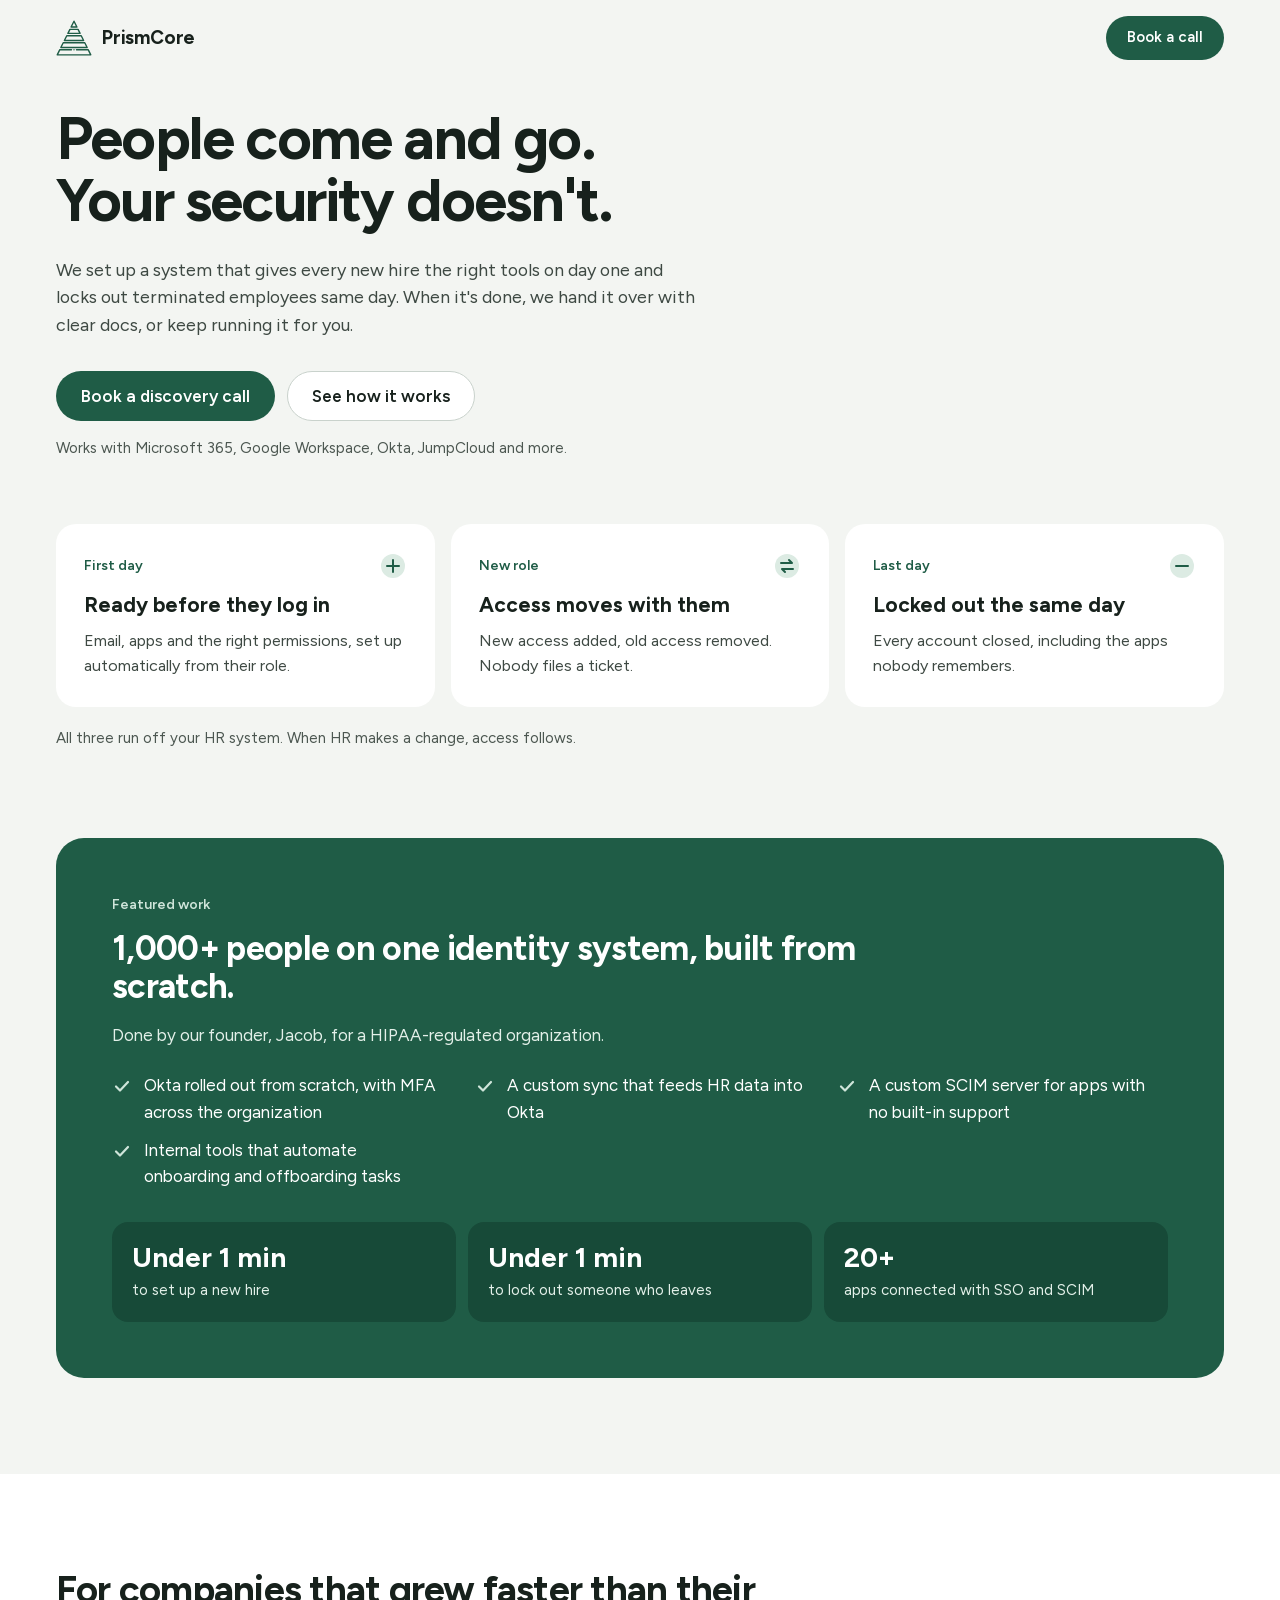
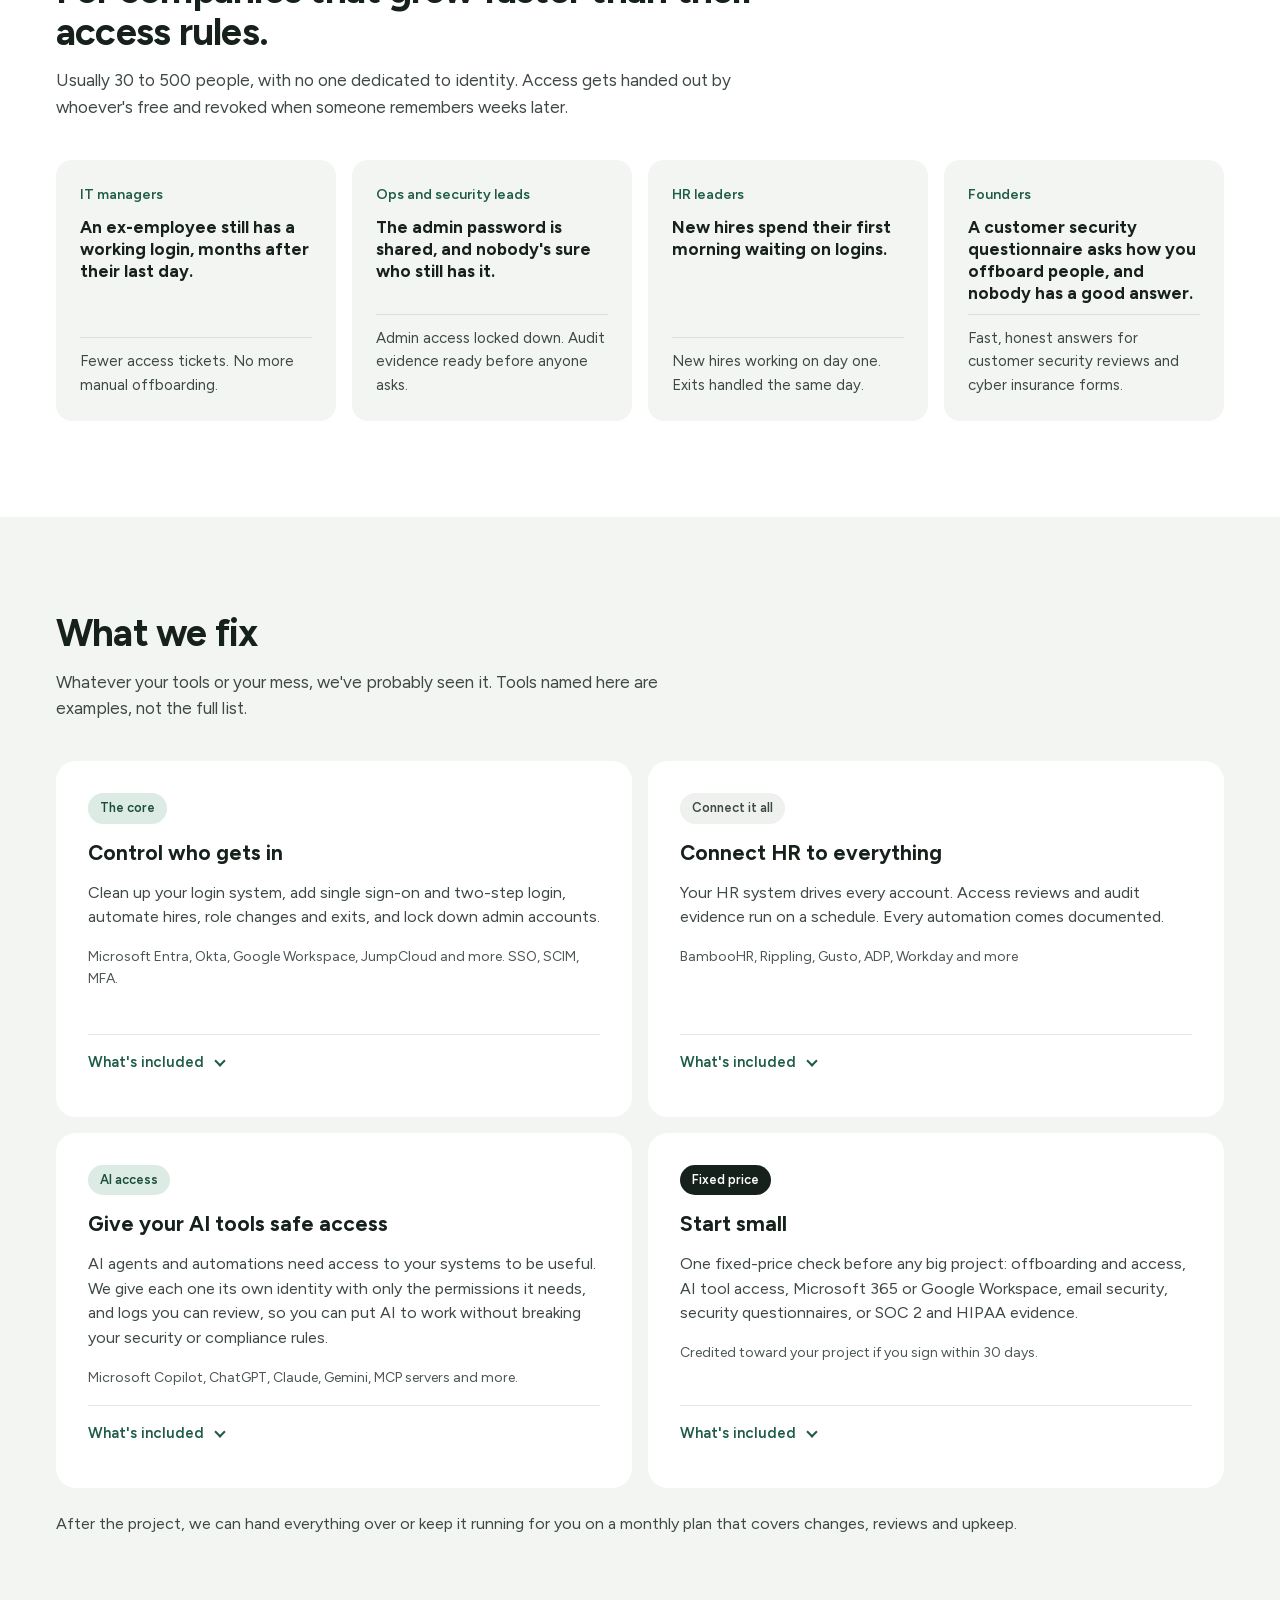
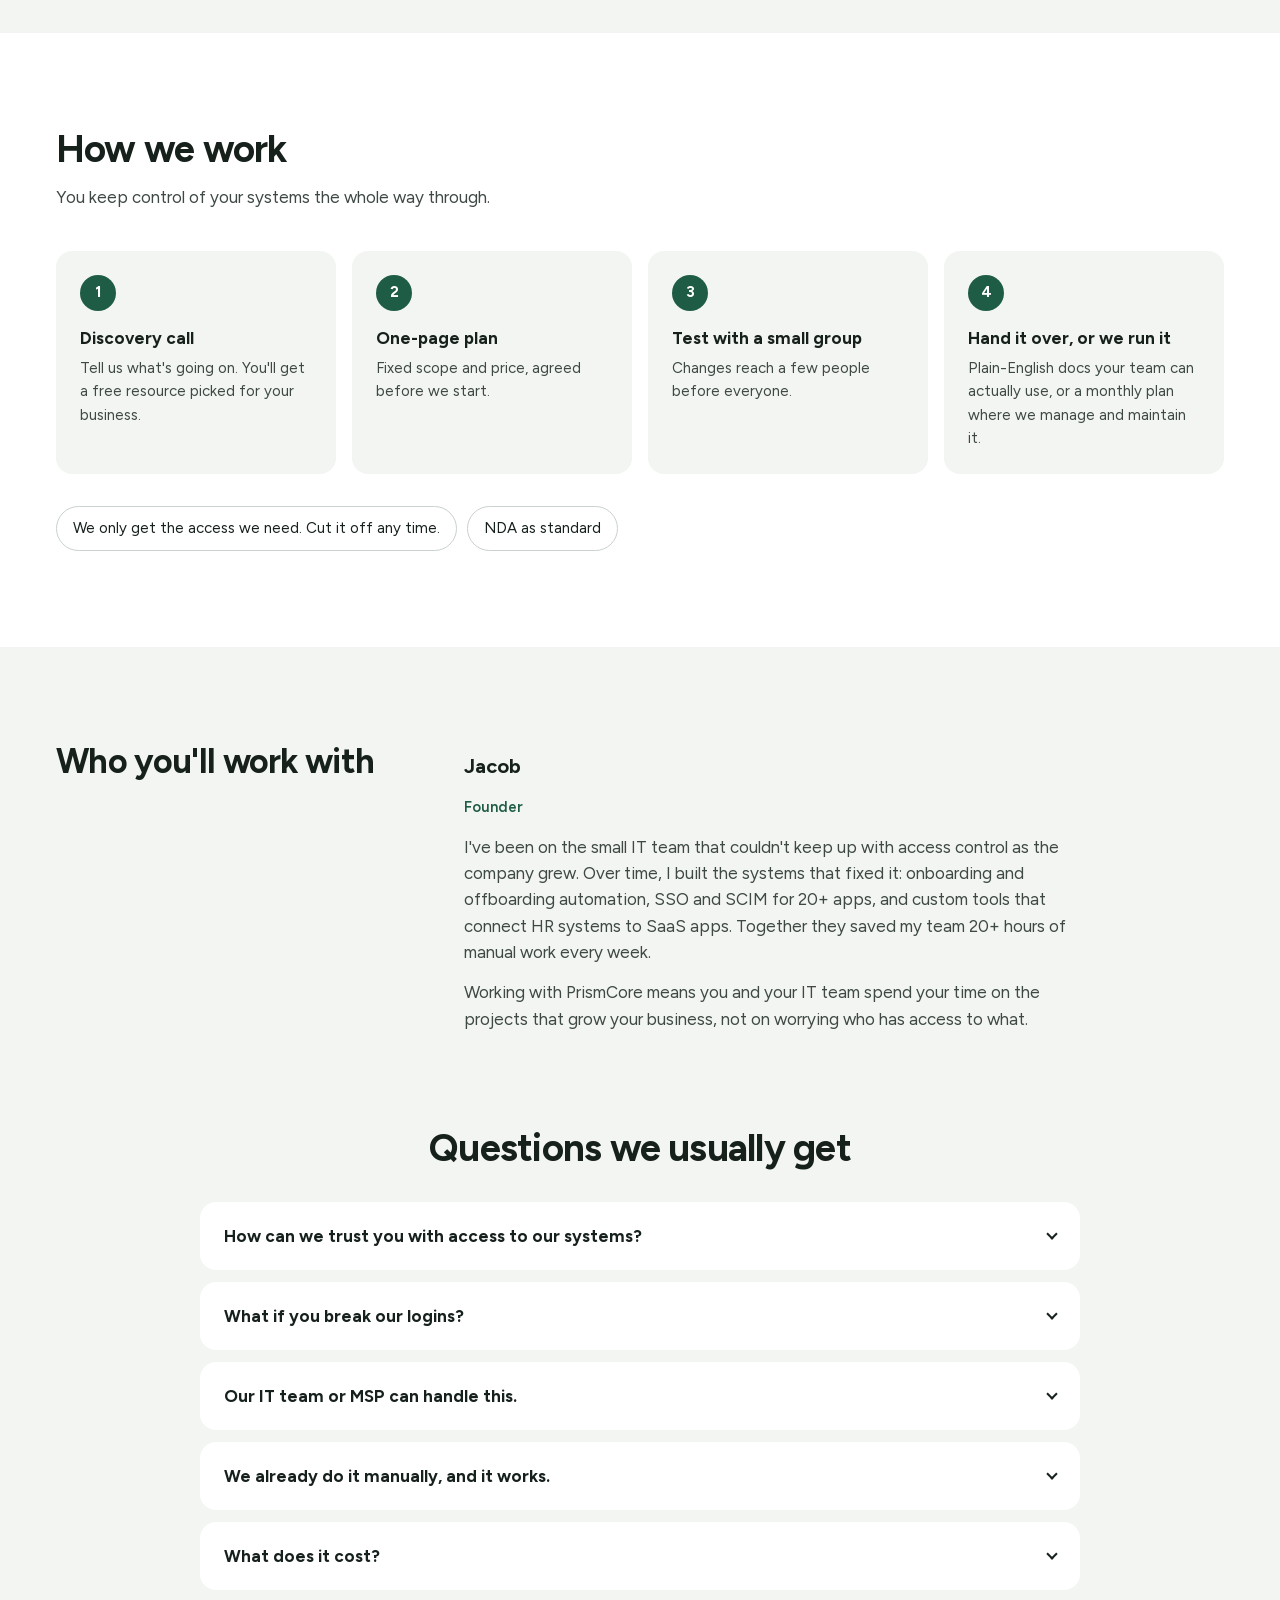
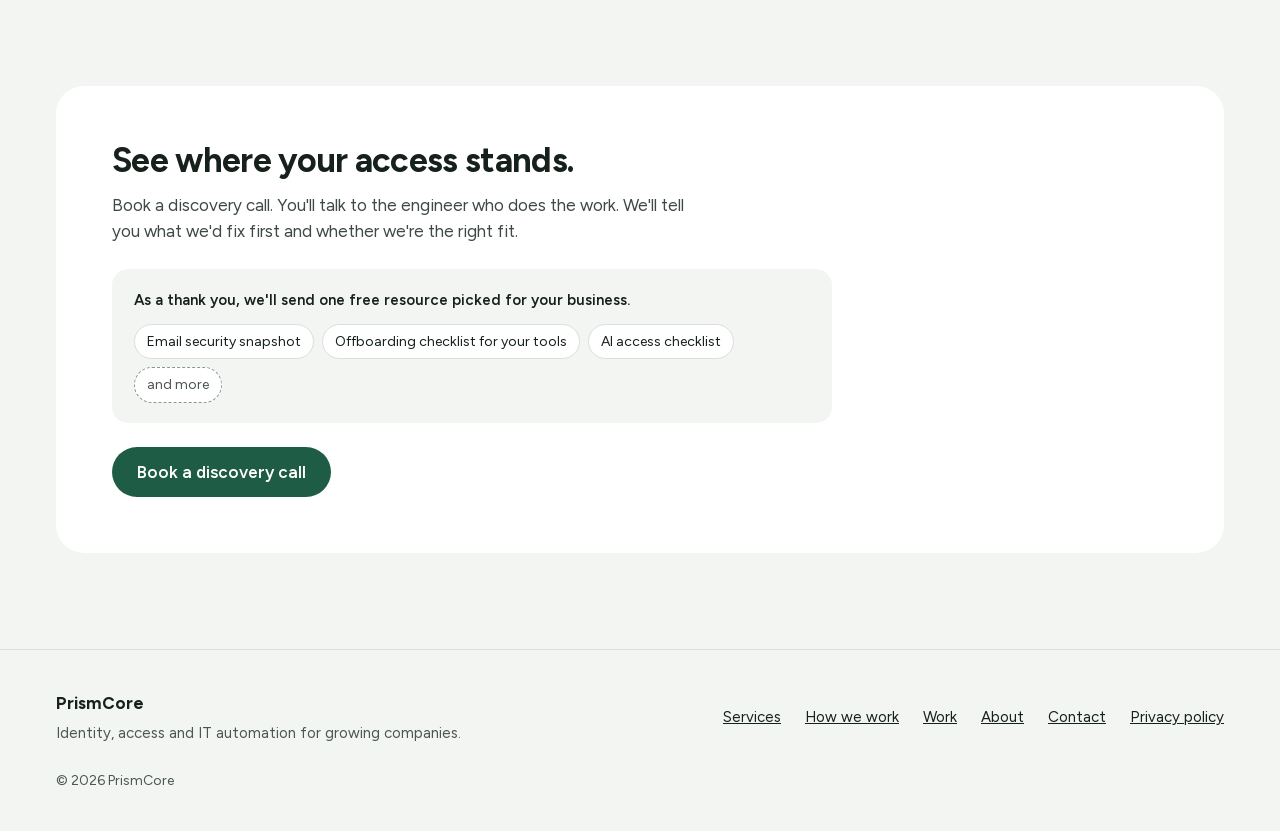
<file: index.html>
<!doctype html>
<html lang="en">
<head>
<meta charset="utf-8">
<meta name="viewport" content="width=device-width, initial-scale=1">
<title>PrismCore | Identity, access and IT automation</title>
<meta name="description" content="We set up identity and access so new hires get the right access on day one and leavers lose it the same day. For growing companies of 30 to 500 people.">
<meta property="og:title" content="PrismCore | Identity, access and IT automation">
<meta property="og:description" content="We set up identity and access so new hires get the right access on day one and leavers lose it the same day. For growing companies of 30 to 500 people.">
<meta name="theme-color" content="#1F5C46">
<link rel="canonical" href="https://prismcoretech.com/">
<link rel="icon" href="favicon.svg" type="image/svg+xml">
<link rel="preload" href="fonts/figtree-latin.woff2" as="font" type="font/woff2" crossorigin>
<link href="https://assets.calendly.com/assets/external/widget.css" rel="stylesheet">
<link href="styles.css" rel="stylesheet">
<script src="https://assets.calendly.com/assets/external/widget.js" async></script>
<script src="main.js" defer></script>
</head>
<body>

<header>
  <div class="container header-row">
    <a class="logo" href="#top">
      <svg width="36" height="36" viewBox="144 150 204 204" aria-hidden="true" fill="none" stroke="currentColor" stroke-width="8" stroke-linecap="round" stroke-linejoin="round"><path d="M246 157 L262.5 190 H229.5 Z M223 203 H269 L280.5 226 H211.5 Z M205 239 H287 L300.5 266 H191.5 Z M185 279 H307 L320.5 306 H171.5 Z M232 319 H165 L151 347.5 H341 L327 319 H260"/><circle cx="246" cy="319" r="4" fill="currentColor" stroke="none"/></svg>
      PrismCore
    </a>
    <a class="button button-primary button-header" href="https://calendly.com/REPLACE-ME" target="_blank" rel="noopener" data-calendly>Book a call</a>
  </div>
</header>

<main>

  <section class="container hero">
    <h1 class="display">People come and go.<br>Your security doesn't.</h1>
    <p class="lead">We set up a system that gives every new hire the right tools on day one and locks out terminated employees same day. When it's done, we hand it over with clear docs, or keep running it for you.</p>
    <div class="button-row">
      <a class="button button-primary" href="https://calendly.com/REPLACE-ME" target="_blank" rel="noopener" data-calendly>Book a discovery call</a>
      <a class="button button-secondary" href="#how">See how it works</a>
    </div>
    <p class="fine hero-tools">Works with Microsoft 365, Google Workspace, Okta, JumpCloud and more.</p>

    <div class="grid grid-280">
      <div class="card lifecycle-card">
        <div class="lifecycle-card-top">
          <span class="label">First day</span>
          <svg width="28" height="28" viewBox="0 0 28 28" aria-hidden="true"><circle cx="14" cy="14" r="12" fill="#DCEBE3"/><path d="M14 8 V20 M8 14 H20" stroke="#1F5C46" stroke-width="2" stroke-linecap="round"/></svg>
        </div>
        <h2 class="card-title">Ready before they log in</h2>
        <p class="card-text">Email, apps and the right permissions, set up automatically from their role.</p>
      </div>
      <div class="card lifecycle-card">
        <div class="lifecycle-card-top">
          <span class="label">New role</span>
          <svg width="28" height="28" viewBox="0 0 28 28" aria-hidden="true"><circle cx="14" cy="14" r="12" fill="#DCEBE3"/><path d="M8 11 H19 L16 8 M20 17 H9 L12 20" fill="none" stroke="#1F5C46" stroke-width="2" stroke-linecap="round" stroke-linejoin="round"/></svg>
        </div>
        <h2 class="card-title">Access moves with them</h2>
        <p class="card-text">New access added, old access removed. Nobody files a ticket.</p>
      </div>
      <div class="card lifecycle-card">
        <div class="lifecycle-card-top">
          <span class="label">Last day</span>
          <svg width="28" height="28" viewBox="0 0 28 28" aria-hidden="true"><circle cx="14" cy="14" r="12" fill="#DCEBE3"/><path d="M8 14 H20" stroke="#1F5C46" stroke-width="2" stroke-linecap="round"/></svg>
        </div>
        <h2 class="card-title">Locked out the same day</h2>
        <p class="card-text">Every account closed, including the apps nobody remembers.</p>
      </div>
    </div>
    <p class="fine hero-footnote">All three run off your HR system. When HR makes a change, access follows.</p>
  </section>

  <section id="work" class="container featured">
    <div class="panel-green">
      <p class="eyebrow">Featured work</p>
      <h2 class="h2-panel featured-title">1,000+ people on one identity system, built from scratch.</h2>
      <p class="featured-text">Done by our founder, Jacob, for a HIPAA-regulated organization.</p>
      <ul class="unstyled-list checklist">
        <li><svg width="20" height="20" viewBox="0 0 20 20" aria-hidden="true"><path d="M4 10.5 L8 14.5 L16 6" fill="none" stroke="#CFE5DA" stroke-width="2.2" stroke-linecap="round" stroke-linejoin="round"/></svg><span>Okta rolled out from scratch, with MFA across the organization</span></li>
        <li><svg width="20" height="20" viewBox="0 0 20 20" aria-hidden="true"><path d="M4 10.5 L8 14.5 L16 6" fill="none" stroke="#CFE5DA" stroke-width="2.2" stroke-linecap="round" stroke-linejoin="round"/></svg><span>A custom sync that feeds HR data into Okta</span></li>
        <li><svg width="20" height="20" viewBox="0 0 20 20" aria-hidden="true"><path d="M4 10.5 L8 14.5 L16 6" fill="none" stroke="#CFE5DA" stroke-width="2.2" stroke-linecap="round" stroke-linejoin="round"/></svg><span>A custom SCIM server for apps with no built-in support</span></li>
        <li><svg width="20" height="20" viewBox="0 0 20 20" aria-hidden="true"><path d="M4 10.5 L8 14.5 L16 6" fill="none" stroke="#CFE5DA" stroke-width="2.2" stroke-linecap="round" stroke-linejoin="round"/></svg><span>Internal tools that automate onboarding and offboarding tasks</span></li>
      </ul>
      <div class="grid grid-200 stats">
        <div class="stat"><p class="stat-value">Under 1 min</p><p class="stat-label">to set up a new hire</p></div>
        <div class="stat"><p class="stat-value">Under 1 min</p><p class="stat-label">to lock out someone who leaves</p></div>
        <div class="stat"><p class="stat-value">20+</p><p class="stat-label">apps connected with SSO and SCIM</p></div>
      </div>
    </div>
  </section>

  <section class="band">
    <div class="container section">
      <h2 class="h2 section-head">For companies that grew faster than their access rules.</h2>
      <p class="section-intro">Usually 30 to 500 people, with no one dedicated to identity. Access gets handed out by whoever's free and revoked when someone remembers weeks later.</p>
      <div class="grid grid-240">
        <div class="role-card">
          <p class="label">IT managers</p>
          <p class="role-pain">An ex-employee still has a working login, months after their last day.</p>
          <p class="role-outcome">Fewer access tickets. No more manual offboarding.</p>
        </div>
        <div class="role-card">
          <p class="label">Ops and security leads</p>
          <p class="role-pain">The admin password is shared, and nobody's sure who still has it.</p>
          <p class="role-outcome">Admin access locked down. Audit evidence ready before anyone asks.</p>
        </div>
        <div class="role-card">
          <p class="label">HR leaders</p>
          <p class="role-pain">New hires spend their first morning waiting on logins.</p>
          <p class="role-outcome">New hires working on day one. Exits handled the same day.</p>
        </div>
        <div class="role-card">
          <p class="label">Founders</p>
          <p class="role-pain">A customer security questionnaire asks how you offboard people, and nobody has a good answer.</p>
          <p class="role-outcome">Fast, honest answers for customer security reviews and cyber insurance forms.</p>
        </div>
      </div>
    </div>
  </section>

  <section id="services" class="container section">
    <h2 class="h2 section-head">What we fix</h2>
    <p class="section-intro">Whatever your tools or your mess, we've probably seen it. Tools named here are examples, not the full list.</p>
    <div class="grid grid-services">

      <article class="card service-card">
        <span class="tag tag-green">The core</span>
        <h3 class="card-title">Control who gets in</h3>
        <p class="card-text">Clean up your login system, add single sign-on and two-step login, automate hires, role changes and exits, and lock down admin accounts.</p>
        <p class="service-tools">Microsoft Entra, Okta, Google Workspace, JumpCloud and more. SSO, SCIM, MFA.</p>
        <details class="expander">
          <summary>What's included</summary>
          <ul>
            <li>Identity provider setup and cleanup: Microsoft Entra, Okta, Google Workspace, JumpCloud and others</li>
            <li>SSO and SCIM rollout across your SaaS apps</li>
            <li>MFA rollout, including phishing-resistant MFA for admins and key people</li>
            <li>Conditional access policies</li>
            <li>Automated hires, role changes and exits, tied to your HR system</li>
            <li>Privileged access: separate admin accounts, just-in-time elevation, removing local admin rights</li>
            <li>Password vault rollout: 1Password, Bitwarden, Keeper and others</li>
            <li>Role-based access design and recurring access reviews</li>
            <li>Service account and API key inventory and cleanup</li>
          </ul>
        </details>
      </article>

      <article class="card service-card">
        <span class="tag tag-neutral">Connect it all</span>
        <h3 class="card-title">Connect HR to everything</h3>
        <p class="card-text">Your HR system drives every account. Access reviews and audit evidence run on a schedule. Every automation comes documented.</p>
        <p class="service-tools">BambooHR, Rippling, Gusto, ADP, Workday and more</p>
        <details class="expander">
          <summary>What's included</summary>
          <ul>
            <li>User provisioning and deprovisioning through SCIM, Microsoft Graph, Power Automate or scripts, whatever fits your stack</li>
            <li>Automated access reviews and audit evidence collection</li>
            <li>Custom integrations between your HR system, identity provider, ticketing and SaaS tools</li>
            <li>Internal tools and scripts, handed over with documentation so your team owns them</li>
          </ul>
        </details>
      </article>

      <article class="card service-card">
        <span class="tag tag-green">AI access</span>
        <h3 class="card-title">Give your AI tools safe access</h3>
        <p class="card-text">AI agents and automations need access to your systems to be useful. We give each one its own identity with only the permissions it needs, and logs you can review, so you can put AI to work without breaking your security or compliance rules.</p>
        <p class="service-tools">Microsoft Copilot, ChatGPT, Claude, Gemini, MCP servers and more.</p>
        <details class="expander">
          <summary>What's included</summary>
          <ul>
            <li>A review of what your current AI tools can see and who can use them</li>
            <li>Separate identities for AI agents and automations, never shared user accounts</li>
            <li>Scoped permissions, so each agent gets only the access its job needs</li>
            <li>API keys and tokens kept in a vault and rotated, not pasted into code or prompts</li>
            <li>Logging and access reviews that show what AI touched, for audits and security questionnaires</li>
            <li>Rules for which AI tools staff can connect to company data</li>
          </ul>
        </details>
      </article>

      <article class="card service-card">
        <span class="tag tag-dark">Fixed price</span>
        <h3 class="card-title">Start small</h3>
        <p class="card-text">One fixed-price check before any big project: offboarding and access, AI tool access, Microsoft 365 or Google Workspace, email security, security questionnaires, or SOC 2 and HIPAA evidence.</p>
        <p class="service-tools">Credited toward your project if you sign within 30 days.</p>
        <details class="expander">
          <summary>What's included</summary>
          <ul>
            <li>Access and offboarding assessment</li>
            <li>Microsoft 365 or Google Workspace security review: MFA, conditional access, admin roles, sharing</li>
            <li>Email security check: SPF, DKIM, DMARC</li>
            <li>AI access review: what your AI tools can see and who can use them</li>
            <li>Help with customer security questionnaires and cyber insurance questionnaires</li>
            <li>Identity and access controls and evidence for SOC 2 and HIPAA. We prepare the controls and evidence; we are not auditors.</li>
          </ul>
        </details>
      </article>

    </div>
    <p class="services-after">After the project, we can hand everything over or keep it running for you on a monthly plan that covers changes, reviews and upkeep.</p>
  </section>

  <section id="how" class="band">
    <div class="container section">
      <h2 class="h2 section-head">How we work</h2>
      <p class="section-intro">You keep control of your systems the whole way through.</p>
      <ol class="unstyled-list grid grid-200 steps">
        <li class="step"><span class="step-number">1</span><h3 class="step-title">Discovery call</h3><p class="step-text">Tell us what's going on. You'll get a free resource picked for your business.</p></li>
        <li class="step"><span class="step-number">2</span><h3 class="step-title">One-page plan</h3><p class="step-text">Fixed scope and price, agreed before we start.</p></li>
        <li class="step"><span class="step-number">3</span><h3 class="step-title">Test with a small group</h3><p class="step-text">Changes reach a few people before everyone.</p></li>
        <li class="step"><span class="step-number">4</span><h3 class="step-title">Hand it over, or we run it</h3><p class="step-text">Plain-English docs your team can actually use, or a monthly plan where we manage and maintain it.</p></li>
      </ol>
      <div class="chips">
        <span class="chip-outline">We only get the access we need. Cut it off any time.</span>
        <span class="chip-outline">NDA as standard</span>
      </div>
    </div>
  </section>

  <section id="about" class="container section-top-only">
    <div class="about">
      <h2 class="h2-panel about-title">Who you'll work with</h2>
      <div class="about-body">
        <p class="about-name">Jacob</p>
        <p class="about-role">Founder</p>
        <p class="about-text">I've been on the small IT team that couldn't keep up with access control as the company grew. Over time, I built the systems that fixed it: onboarding and offboarding automation, SSO and SCIM for 20+ apps, and custom tools that connect HR systems to SaaS apps. Together they saved my team 20+ hours of manual work every week.</p>
        <p class="about-text">Working with PrismCore means you and your IT team spend your time on the projects that grow your business, not on worrying who has access to what.</p>
      </div>
    </div>
  </section>

  <section id="faq" class="container section-top-only">
    <h2 class="h2 faq-title">Questions we usually get</h2>
    <div class="faq-list">
      <details class="faq-item">
        <summary>How can we trust you with access to our systems?</summary>
        <div class="faq-answer"><p>You control our access to every system and can revoke it at any time. Before we start, we agree together on the minimum access the work needs, and you remove it as soon as the project is done or your retainer ends. It's all laid out in a clear contract, with an NDA as standard.</p></div>
      </details>
      <details class="faq-item">
        <summary>What if you break our logins?</summary>
        <div class="faq-answer"><p>Every rollout is staged. We test with test users and a small pilot group before it reaches everyone else, and a rollback plan is ready in the rare case something goes wrong.</p></div>
      </details>
      <details class="faq-item">
        <summary>Our IT team or MSP can handle this.</summary>
        <div class="faq-answer"><p>We'd rather work alongside them. Specialized identity and automation skills are rare and expensive to hire at your size, and that's the gap we fill. We're not here to replace anyone: we hand the systems over to your team or help maintain them, and either way they get real time back each week.</p></div>
      </details>
      <details class="faq-item">
        <summary>We already do it manually, and it works.</summary>
        <div class="faq-answer">
          <p>Manual works up to a point. Then the company grows, a hiring surge hits, or one termination gets missed. In a 2026 survey of 1,000 U.S. former employees, a third could still log in to their old work email. It only takes one missed account. We tie offboarding to your HR system, so when someone leaves, every account they had is closed the same day.</p>
          <p class="faq-source">Source: Sagiss, 2026 Managed Security Report: Employee Offboarding.</p>
        </div>
      </details>
      <details class="faq-item">
        <summary>What does it cost?</summary>
        <div class="faq-answer"><p>Most teams start with a fixed-price assessment, starting at $2,000. Larger projects are priced on company size, how many apps and users are involved, and a few other factors. We'd rather not guess without seeing your setup, so we go over pricing at the end of your discovery call.</p></div>
      </details>
    </div>
  </section>

  <section id="book" class="container section">
    <div class="panel-white">
      <div class="book-intro">
        <h2 class="h2-panel">See where your access stands.</h2>
        <p>Book a discovery call. You'll talk to the engineer who does the work. We'll tell you what we'd fix first and whether we're the right fit.</p>
      </div>
      <div class="resource-box">
        <p class="resource-box-title">As a thank you, we'll send one free resource picked for your business.</p>
        <ul class="unstyled-list resource-chips">
          <li>Email security snapshot</li>
          <li>Offboarding checklist for your tools</li>
          <li>AI access checklist</li>
          <li class="chip-more">and more</li>
        </ul>
      </div>
      <a class="button button-primary" href="https://calendly.com/REPLACE-ME" target="_blank" rel="noopener" data-calendly>Book a discovery call</a>
    </div>
  </section>

</main>

<footer class="site-footer">
  <div class="container footer-inner">
    <div class="footer-brand">
      <p class="footer-name">PrismCore</p>
      <p class="fine">Identity, access and IT automation for growing companies.</p>
    </div>
    <nav class="footer-nav" aria-label="Footer">
      <a href="#services">Services</a>
      <a href="#how">How we work</a>
      <a href="#work">Work</a>
      <a href="#about">About</a>
      <a href="https://calendly.com/REPLACE-ME" target="_blank" rel="noopener" data-calendly>Contact</a>
      <a href="/privacy">Privacy policy</a>
    </nav>
    <p class="footer-copy">© <span id="year">2026</span> PrismCore</p>
  </div>
</footer>

</body>
</html>
</file>
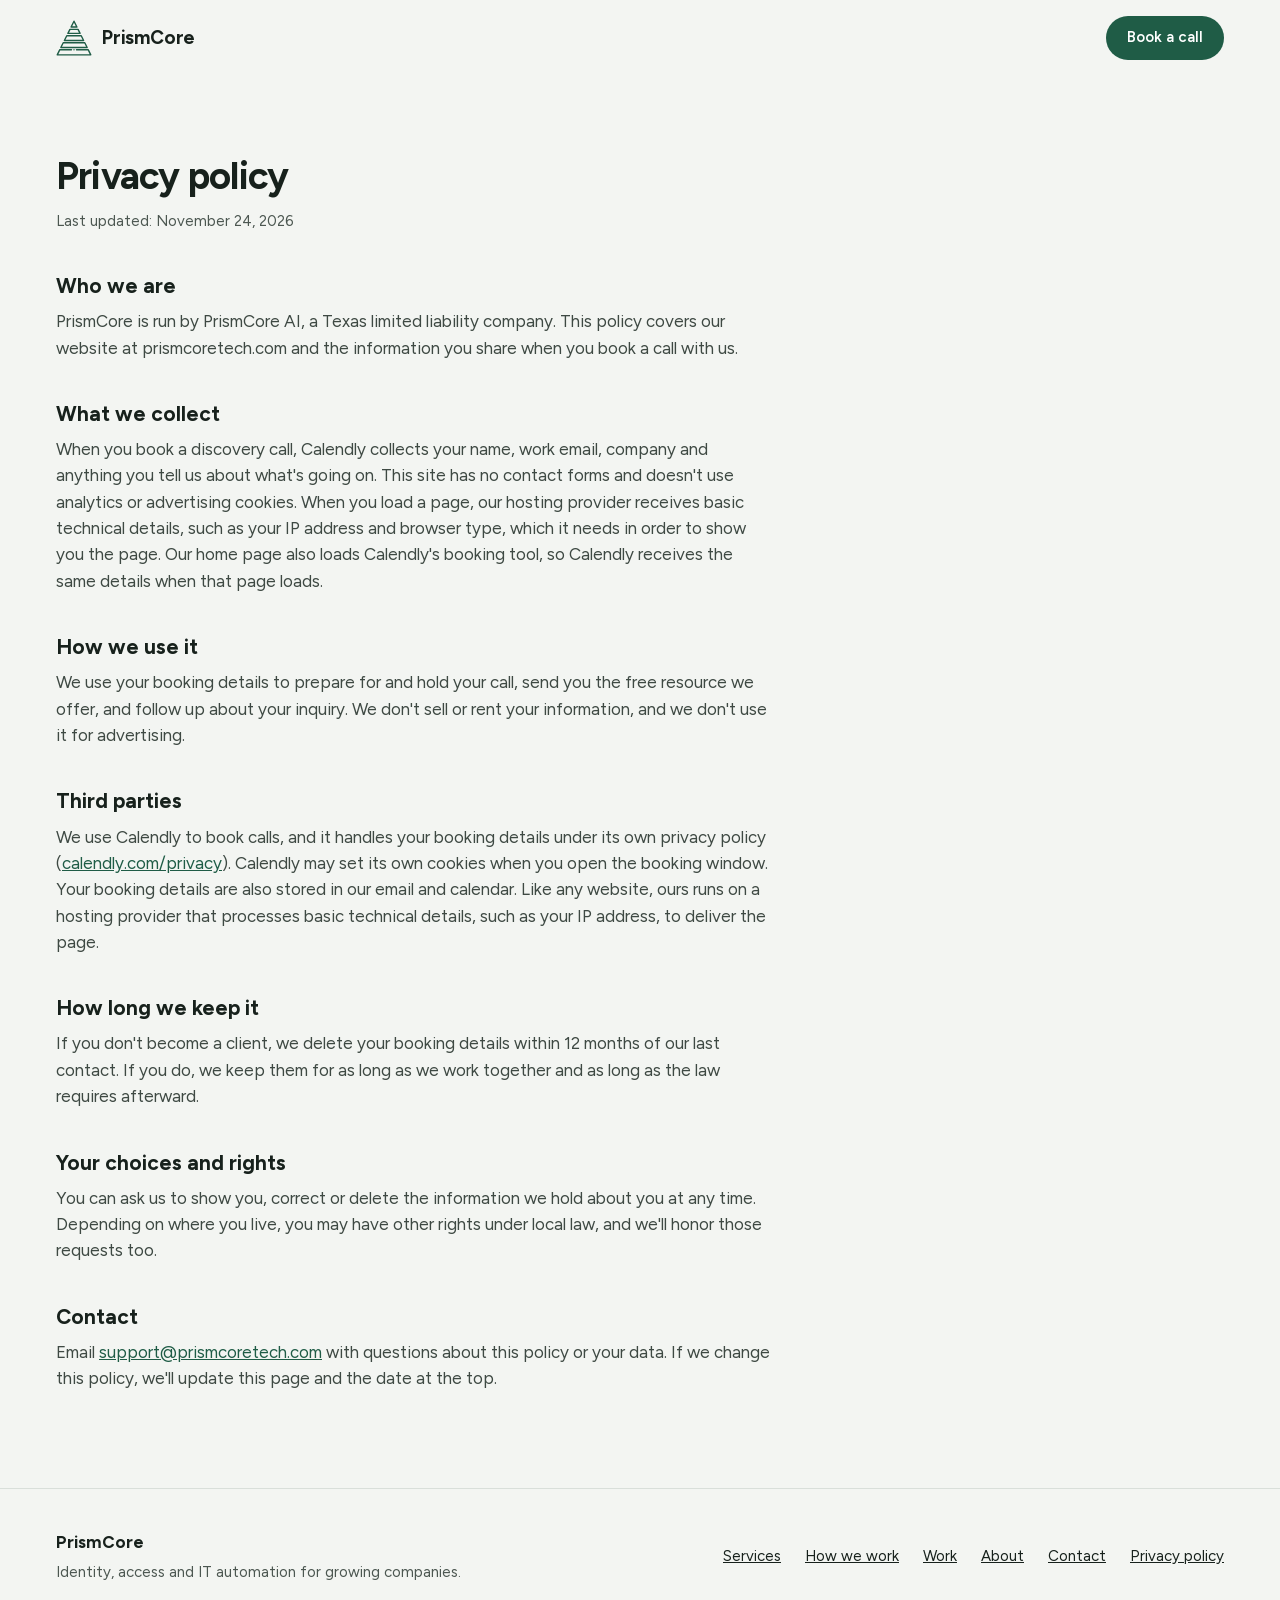
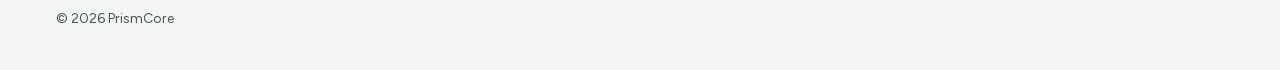
<file: privacy.html>
<!doctype html>
<html lang="en">
<head>
<meta charset="utf-8">
<meta name="viewport" content="width=device-width, initial-scale=1">
<title>Privacy policy | PrismCore</title>
<meta property="og:title" content="Privacy policy | PrismCore">
<meta name="theme-color" content="#1F5C46">
<link rel="canonical" href="https://prismcoretech.com/privacy">
<link rel="icon" href="favicon.svg" type="image/svg+xml">
<link rel="preload" href="fonts/figtree-latin.woff2" as="font" type="font/woff2" crossorigin>
<link href="styles.css" rel="stylesheet">
<script src="main.js" defer></script>
</head>
<body>

<header>
  <div class="container header-row">
    <a class="logo" href="/">
      <svg width="36" height="36" viewBox="144 150 204 204" aria-hidden="true" fill="none" stroke="currentColor" stroke-width="8" stroke-linecap="round" stroke-linejoin="round"><path d="M246 157 L262.5 190 H229.5 Z M223 203 H269 L280.5 226 H211.5 Z M205 239 H287 L300.5 266 H191.5 Z M185 279 H307 L320.5 306 H171.5 Z M232 319 H165 L151 347.5 H341 L327 319 H260"/><circle cx="246" cy="319" r="4" fill="currentColor" stroke="none"/></svg>
      PrismCore
    </a>
    <a class="button button-primary button-header" href="https://calendly.com/REPLACE-ME" target="_blank" rel="noopener" data-calendly>Book a call</a>
  </div>
</header>

<main class="container section">
  <div class="policy">
    <h1 class="h2">Privacy policy</h1>
    <p class="fine">Last updated: November 24, 2026</p>

    <h2>Who we are</h2>
    <p>PrismCore is run by PrismCore AI, a Texas limited liability company. This policy covers our website at prismcoretech.com and the information you share when you book a call with us.</p>

    <h2>What we collect</h2>
    <p>When you book a discovery call, Calendly collects your name, work email, company and anything you tell us about what's going on. This site has no contact forms and doesn't use analytics or advertising cookies. When you load a page, our hosting provider receives basic technical details, such as your IP address and browser type, which it needs in order to show you the page. Our home page also loads Calendly's booking tool, so Calendly receives the same details when that page loads.</p>

    <h2>How we use it</h2>
    <p>We use your booking details to prepare for and hold your call, send you the free resource we offer, and follow up about your inquiry. We don't sell or rent your information, and we don't use it for advertising.</p>

    <h2>Third parties</h2>
    <p>We use Calendly to book calls, and it handles your booking details under its own privacy policy (<a href="https://calendly.com/privacy">calendly.com/privacy</a>). Calendly may set its own cookies when you open the booking window. Your booking details are also stored in our email and calendar. Like any website, ours runs on a hosting provider that processes basic technical details, such as your IP address, to deliver the page.</p>

    <h2>How long we keep it</h2>
    <p>If you don't become a client, we delete your booking details within 12 months of our last contact. If you do, we keep them for as long as we work together and as long as the law requires afterward.</p>

    <h2>Your choices and rights</h2>
    <p>You can ask us to show you, correct or delete the information we hold about you at any time. Depending on where you live, you may have other rights under local law, and we'll honor those requests too.</p>

    <h2>Contact</h2>
    <p>Email <a href="mailto:support@prismcoretech.com">support@prismcoretech.com</a> with questions about this policy or your data. If we change this policy, we'll update this page and the date at the top.</p>
  </div>
</main>

<footer class="site-footer">
  <div class="container footer-inner">
    <div class="footer-brand">
      <p class="footer-name">PrismCore</p>
      <p class="fine">Identity, access and IT automation for growing companies.</p>
    </div>
    <nav class="footer-nav" aria-label="Footer">
      <a href="/#services">Services</a>
      <a href="/#how">How we work</a>
      <a href="/#work">Work</a>
      <a href="/#about">About</a>
      <a href="https://calendly.com/REPLACE-ME" target="_blank" rel="noopener" data-calendly>Contact</a>
      <a href="/privacy" aria-current="page">Privacy policy</a>
    </nav>
    <p class="footer-copy">© <span id="year">2026</span> PrismCore</p>
  </div>
</footer>

</body>
</html>
</file>
<file: styles.css>
@font-face {
  font-family: 'Figtree';
  font-style: normal;
  font-weight: 400 700;
  font-display: swap;
  src: url('fonts/figtree-latin.woff2') format('woff2');
  unicode-range: U+0000-00FF, U+0131, U+0152-0153, U+02BB-02BC, U+02C6, U+02DA, U+02DC, U+0304, U+0308, U+0329, U+2000-206F, U+20AC, U+2122, U+2191, U+2193, U+2212, U+2215, U+FEFF, U+FFFD;
}

@font-face {
  font-family: 'Figtree';
  font-style: normal;
  font-weight: 400 700;
  font-display: swap;
  src: url('fonts/figtree-latin-ext.woff2') format('woff2');
  unicode-range: U+0100-02BA, U+02BD-02C5, U+02C7-02CC, U+02CE-02D7, U+02DD-02FF, U+0304, U+0308, U+0329, U+1D00-1DBF, U+1E00-1E9F, U+1EF2-1EFF, U+2020, U+20A0-20AB, U+20AD-20C4, U+2113, U+2C60-2C7F, U+A720-A7FF;
}

:root {
  --green: #1F5C46;
  --green-dark: #174A38;
  --green-tint: #DCEBE3;
  --green-tint-text: #1A4D3B;
  --on-green: #E3F0E9;
  --on-green-soft: #CFE5DA;
  --ink: #17211C;
  --body: #3E4943;
  --muted: #4C5751;
  --ground: #F3F5F2;
  --surface: #FFFFFF;
  --line: #D9DFDA;
  --line-soft: #E3E8E4;
  --border: #C9D2CC;
  --chip-neutral: #EEF1EE;
  --field: #8A968F;
  --error: #A3301B;

  --font: 'Figtree', system-ui, sans-serif;
  --fs-display: clamp(36px, 5vw, 60px);
  --fs-h2: clamp(28px, 3vw, 38px);
  --fs-h2-panel: clamp(26px, 2.8vw, 34px);
  --fs-h3: 21px;
  --fs-stat: 28px;
  --fs-lead: clamp(17px, 1.4vw, 19px);
  --fs-body: 17px;
  --fs-card: 16px;
  --fs-small: 15px;
  --fs-fine: 14px;

  --container: 1360px;
  --gutter: clamp(20px, 5vw, 56px);
  --section-y: clamp(56px, 8vw, 96px);

  --r-field: 12px;
  --r-panel-inner: 16px;
  --r-card: 20px;
  --r-panel: 28px;
  --r-pill: 999px;
}

/* Base */

*,
*::before,
*::after {
  box-sizing: border-box;
}

@media (prefers-reduced-motion: no-preference) {
  html {
    scroll-behavior: smooth;
  }
}

body {
  margin: 0;
  font-family: var(--font);
  font-size: var(--fs-body);
  line-height: 1.55;
  color: var(--ink);
  background: var(--ground);
}

h1,
h2,
h3,
p,
ul,
ol {
  margin: 0;
}

a {
  color: var(--green);
}

:focus-visible {
  outline: 3px solid var(--ink);
  outline-offset: 3px;
}

.container {
  max-width: var(--container);
  margin: 0 auto;
  padding-left: var(--gutter);
  padding-right: var(--gutter);
}

.band {
  background: var(--surface);
}

.section {
  padding-top: var(--section-y);
  padding-bottom: var(--section-y);
}

.section-top-only {
  padding-top: var(--section-y);
}

.unstyled-list {
  padding: 0;
  list-style: none;
}

/* Type */

.display {
  margin-bottom: 24px;
  max-width: 940px;
  font-size: var(--fs-display);
  font-weight: 700;
  line-height: 1.03;
  letter-spacing: -0.03em;
}

.h2 {
  font-size: var(--fs-h2);
  font-weight: 700;
  line-height: 1.1;
  letter-spacing: -0.02em;
}

.h2-panel {
  font-size: var(--fs-h2-panel);
  font-weight: 700;
  line-height: 1.12;
  letter-spacing: -0.02em;
}

.lead {
  margin-bottom: 32px;
  max-width: 640px;
  font-size: var(--fs-lead);
  color: var(--body);
}

.section-head {
  margin-bottom: 14px;
  max-width: 760px;
}

.section-intro {
  margin-bottom: 40px;
  max-width: 680px;
  color: var(--body);
}

.fine {
  font-size: var(--fs-small);
  color: var(--muted);
}

.label {
  font-size: var(--fs-fine);
  font-weight: 600;
  color: var(--green);
}

/* Buttons */

.button {
  display: inline-flex;
  align-items: center;
  justify-content: center;
  min-height: 50px;
  padding: 0 24px;
  border: 1px solid transparent;
  border-radius: var(--r-pill);
  font-weight: 600;
  text-decoration: none;
  white-space: nowrap;
}

.button-primary {
  background: var(--green);
  color: var(--surface);
}

.button-primary:hover {
  background: var(--green-dark);
}

.button-secondary {
  background: var(--surface);
  border-color: var(--border);
  color: var(--ink);
}

.button-secondary:hover {
  border-color: var(--ink);
}

.button-header {
  min-height: 44px;
  padding: 0 20px;
  font-size: var(--fs-small);
}

.button-row {
  display: flex;
  flex-wrap: wrap;
  gap: 12px;
  margin-bottom: 16px;
}

/* Header */

.header-row {
  display: flex;
  align-items: center;
  justify-content: space-between;
  gap: 16px;
  padding-top: 16px;
}

.logo {
  display: flex;
  align-items: center;
  gap: 10px;
  min-height: 44px;
  color: var(--ink);
  font-size: 19px;
  font-weight: 700;
  letter-spacing: -0.01em;
  text-decoration: none;
}

.logo svg {
  flex: 0 0 auto;
  color: var(--green);
}

/* Grids */

.grid {
  display: grid;
  gap: 16px;
}

.grid-280 {
  grid-template-columns: repeat(auto-fit, minmax(min(100%, 280px), 1fr));
}

.grid-240 {
  grid-template-columns: repeat(auto-fit, minmax(min(100%, 240px), 1fr));
}

.grid-200 {
  grid-template-columns: repeat(auto-fit, minmax(min(100%, 200px), 1fr));
}

.grid-services {
  grid-template-columns: repeat(auto-fit, minmax(min(100%, 440px), 1fr));
  align-items: start;
}

/* Hero */

.hero {
  padding-top: clamp(24px, 4vw, 48px);
  padding-bottom: clamp(48px, 7vw, 88px);
}

.hero-tools {
  margin-bottom: clamp(40px, 6vw, 64px);
}

.hero-footnote {
  margin-top: 20px;
}

.card {
  display: flex;
  flex-direction: column;
  padding: 28px;
  background: var(--surface);
  border-radius: var(--r-card);
}

.lifecycle-card {
  gap: 12px;
}

.lifecycle-card-top {
  display: flex;
  align-items: center;
  justify-content: space-between;
  gap: 12px;
}

.card-title {
  font-size: var(--fs-h3);
  font-weight: 700;
  line-height: 1.2;
}

.card-text {
  font-size: var(--fs-card);
  color: var(--body);
}

/* Featured work */

.featured {
  padding-bottom: var(--section-y);
}

.panel-green {
  padding: clamp(28px, 5vw, 56px);
  background: var(--green);
  color: var(--surface);
  border-radius: var(--r-panel);
}

.eyebrow {
  margin-bottom: 14px;
  font-size: var(--fs-fine);
  font-weight: 600;
  color: var(--on-green-soft);
}

.featured-title {
  margin-bottom: 16px;
  max-width: 820px;
}

.featured-text {
  margin-bottom: 24px;
  max-width: 700px;
  color: var(--on-green);
}

.checklist {
  display: grid;
  grid-template-columns: repeat(auto-fit, minmax(min(100%, 320px), 1fr));
  gap: 12px 32px;
  margin-bottom: 32px;
}

.checklist li {
  display: flex;
  align-items: flex-start;
  gap: 12px;
}

.checklist svg {
  flex: 0 0 20px;
  margin-top: 4px;
}

.stats {
  gap: 12px;
}

.stat {
  padding: 20px;
  background: var(--green-dark);
  border-radius: var(--r-panel-inner);
}

.stat-value {
  margin-bottom: 6px;
  font-size: var(--fs-stat);
  font-weight: 700;
  line-height: 1.1;
  color: var(--surface);
}

.stat-label {
  font-size: var(--fs-small);
  color: var(--on-green);
}

/* Role cards */

.role-card {
  display: flex;
  flex-direction: column;
  gap: 10px;
  padding: 24px;
  background: var(--ground);
  border-radius: var(--r-panel-inner);
}

.role-pain {
  font-size: 17px;
  font-weight: 700;
  line-height: 1.3;
  color: var(--ink);
}

.role-outcome {
  margin-top: auto;
  padding-top: 12px;
  border-top: 1px solid var(--line);
  font-size: var(--fs-small);
  color: var(--body);
}

/* Services */

.service-card {
  gap: 16px;
  padding: 32px;
}

.service-tools {
  font-size: var(--fs-fine);
  color: var(--muted);
}

.tag {
  align-self: flex-start;
  padding: 5px 12px;
  border-radius: var(--r-pill);
  font-size: 13px;
  font-weight: 600;
}

.tag-green {
  background: var(--green-tint);
  color: var(--green-tint-text);
}

.tag-neutral {
  background: var(--chip-neutral);
  color: var(--body);
}

.tag-dark {
  background: var(--ink);
  color: var(--surface);
}

.services-after {
  margin-top: 24px;
  font-size: var(--fs-card);
  color: var(--body);
}

/* Disclosure: shared by the service expanders and FAQ items */

summary {
  display: flex;
  align-items: center;
  gap: 12px;
  cursor: pointer;
  list-style: none;
}

summary::-webkit-details-marker {
  display: none;
}

summary::after {
  content: "";
  flex: 0 0 auto;
  width: 8px;
  height: 8px;
  margin-top: -4px;
  border-right: 2px solid currentColor;
  border-bottom: 2px solid currentColor;
  transform: rotate(45deg);
}

details[open] > summary::after {
  margin-top: 4px;
  transform: rotate(-135deg);
}

@media (prefers-reduced-motion: no-preference) {
  summary::after {
    transition: transform 0.15s ease;
  }
}

.expander {
  padding-top: 6px;
  border-top: 1px solid var(--line-soft);
}

.expander summary {
  min-height: 44px;
  font-size: var(--fs-small);
  font-weight: 600;
  color: var(--green);
}

.expander ul {
  display: flex;
  flex-direction: column;
  gap: 6px;
  margin-top: 4px;
  padding-left: 20px;
  font-size: var(--fs-fine);
  color: var(--body);
}

/* How we work */

.steps {
  margin-bottom: 32px;
}

.step {
  padding: 24px;
  background: var(--ground);
  border-radius: var(--r-panel-inner);
}

.step-number {
  display: inline-flex;
  align-items: center;
  justify-content: center;
  width: 36px;
  height: 36px;
  margin-bottom: 14px;
  background: var(--green);
  color: var(--surface);
  border-radius: 50%;
  font-size: var(--fs-small);
  font-weight: 700;
}

.step-title {
  margin-bottom: 6px;
  font-size: var(--fs-body);
  font-weight: 700;
}

.step-text {
  font-size: var(--fs-small);
  color: var(--body);
}

.chips {
  display: flex;
  flex-wrap: wrap;
  gap: 10px;
}

.chip-outline {
  padding: 10px 16px;
  border: 1px solid var(--border);
  border-radius: var(--r-pill);
  font-size: var(--fs-small);
}

/* About */

.about {
  display: flex;
  flex-wrap: wrap;
  align-items: baseline;
  gap: 16px 48px;
}

.about-title {
  flex: 0 1 360px;
}

.about-body {
  flex: 1 1 420px;
  min-width: 0;
}

.about-name {
  margin-bottom: 4px;
  font-size: 20px;
  font-weight: 700;
}

.about-role {
  margin-bottom: 14px;
  font-size: var(--fs-small);
  font-weight: 600;
  color: var(--green);
}

.about-body p + p {
  margin-top: 14px;
}

.about-text {
  max-width: 640px;
  color: var(--body);
}

/* FAQ */

.faq-title {
  margin-bottom: 32px;
  text-align: center;
}

.faq-list {
  display: flex;
  flex-direction: column;
  gap: 12px;
  max-width: 880px;
  margin: 0 auto;
}

.faq-item {
  padding: 4px 24px;
  background: var(--surface);
  border-radius: var(--r-panel-inner);
}

.faq-item summary {
  justify-content: space-between;
  min-height: 60px;
  font-size: var(--fs-body);
  font-weight: 700;
  color: var(--ink);
}

.faq-answer {
  max-width: 720px;
  padding-bottom: 22px;
  font-size: var(--fs-card);
  color: var(--body);
}

.faq-source {
  margin-top: 10px;
  font-size: 13px;
  color: var(--muted);
}

/* Book */

.panel-white {
  display: flex;
  flex-direction: column;
  align-items: flex-start;
  gap: 24px;
  padding: clamp(28px, 5vw, 56px);
  background: var(--surface);
  border-radius: var(--r-panel);
}

.book-intro {
  max-width: 720px;
}

.book-intro h2 {
  margin-bottom: 12px;
}

.book-intro p {
  max-width: 600px;
  color: var(--body);
}

.resource-box {
  width: 100%;
  max-width: 720px;
  padding: 20px 22px;
  background: var(--ground);
  border-radius: var(--r-panel-inner);
}

.resource-box-title {
  margin-bottom: 12px;
  font-size: var(--fs-small);
  font-weight: 600;
}

.resource-chips {
  display: flex;
  flex-wrap: wrap;
  gap: 8px;
}

.resource-chips li {
  padding: 6px 12px;
  background: var(--surface);
  border: 1px solid var(--line);
  border-radius: var(--r-pill);
  font-size: var(--fs-fine);
}

.resource-chips .chip-more {
  border: 1px dashed var(--field);
  color: var(--muted);
}

/* Footer */

.site-footer {
  border-top: 1px solid var(--line);
}

.footer-inner {
  display: flex;
  flex-wrap: wrap;
  justify-content: space-between;
  gap: 24px 48px;
  padding-top: 40px;
  padding-bottom: 40px;
}

.footer-brand {
  flex: 1 1 280px;
}

.footer-name {
  margin-bottom: 6px;
  font-weight: 700;
}

.footer-nav {
  display: flex;
  flex-wrap: wrap;
  gap: 4px 24px;
  font-size: var(--fs-small);
}

.footer-nav a {
  display: inline-flex;
  align-items: center;
  min-height: 44px;
  color: var(--ink);
}

.footer-copy {
  flex: 1 1 100%;
  font-size: var(--fs-fine);
  color: var(--muted);
}

/* Privacy */

.policy {
  max-width: 720px;
}

.policy h1 {
  margin-bottom: 12px;
}

.policy h2 {
  margin-top: 40px;
  margin-bottom: 10px;
  font-size: var(--fs-h3);
  font-weight: 700;
  line-height: 1.2;
}

.policy p,
.policy ul {
  color: var(--body);
}

.policy ul {
  margin-bottom: 10px;
  padding-left: 20px;
}

.policy .fine {
  color: var(--muted);
}
</file>
